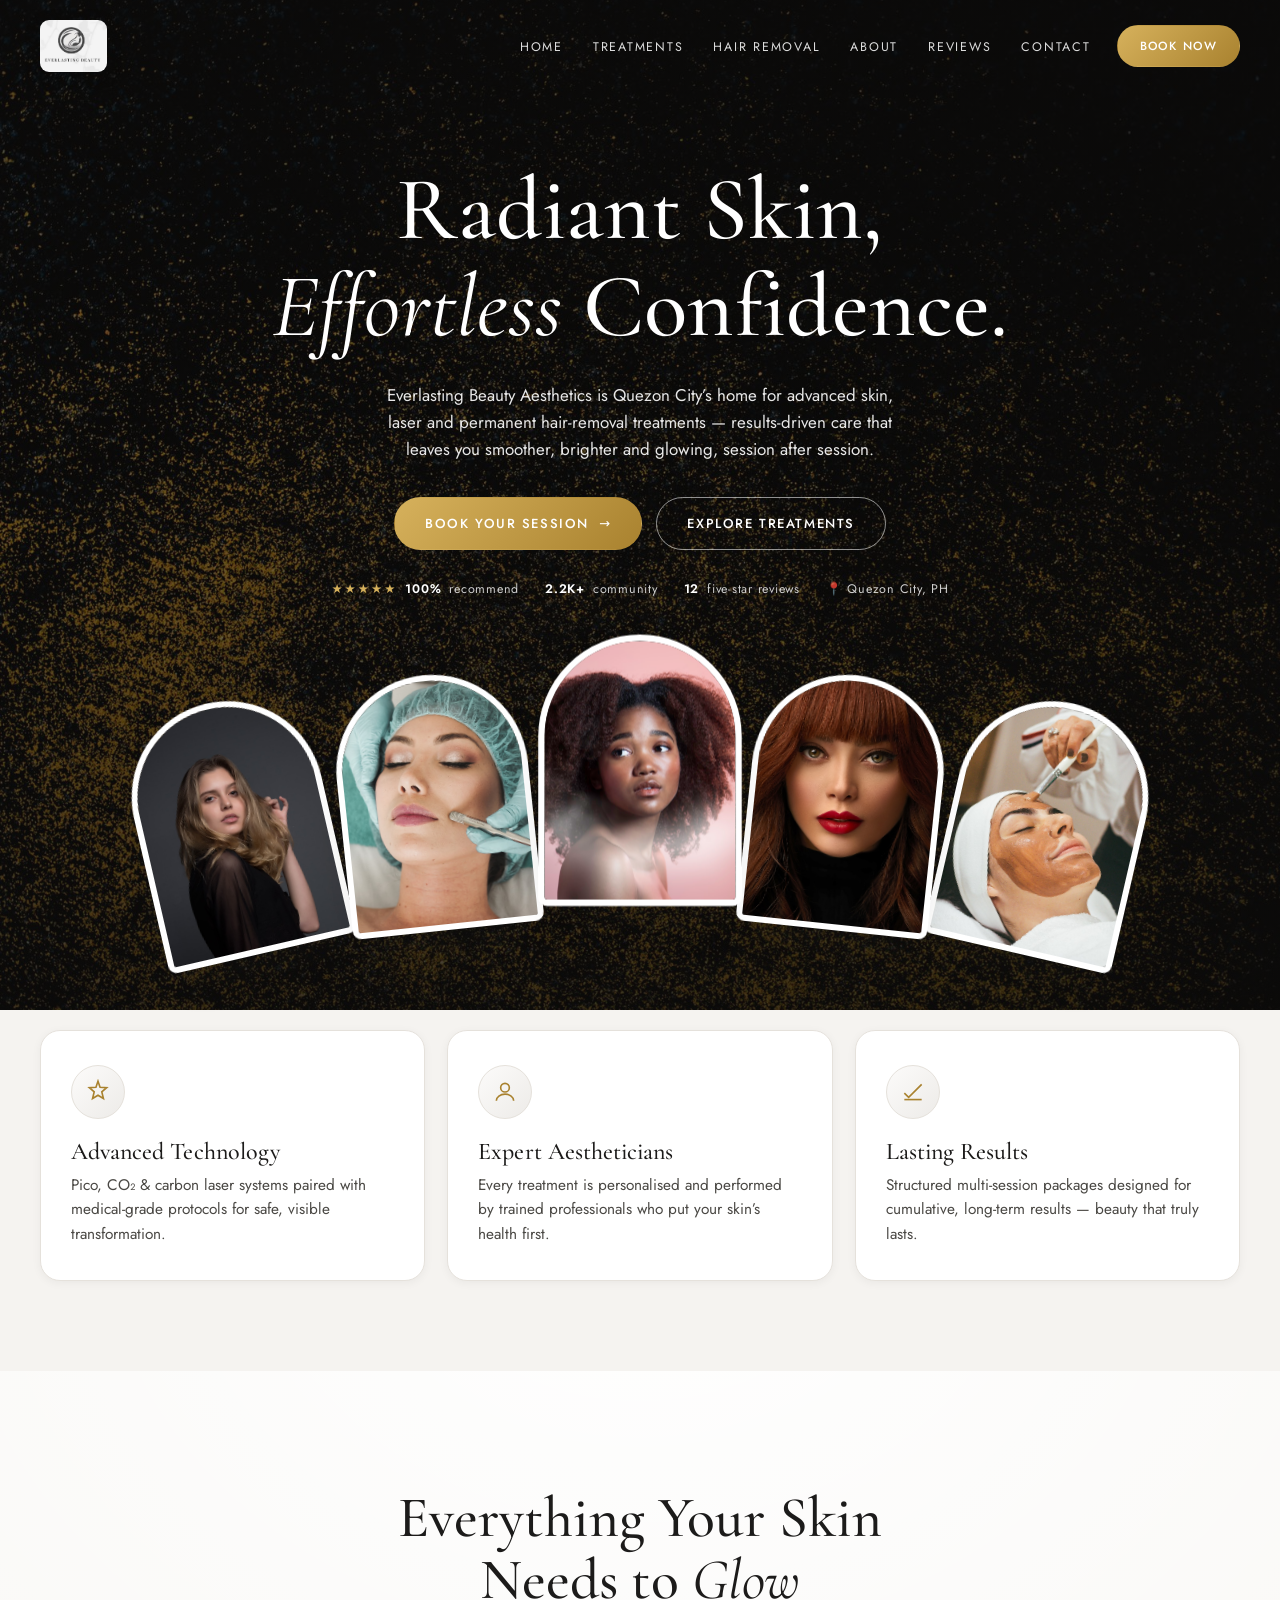
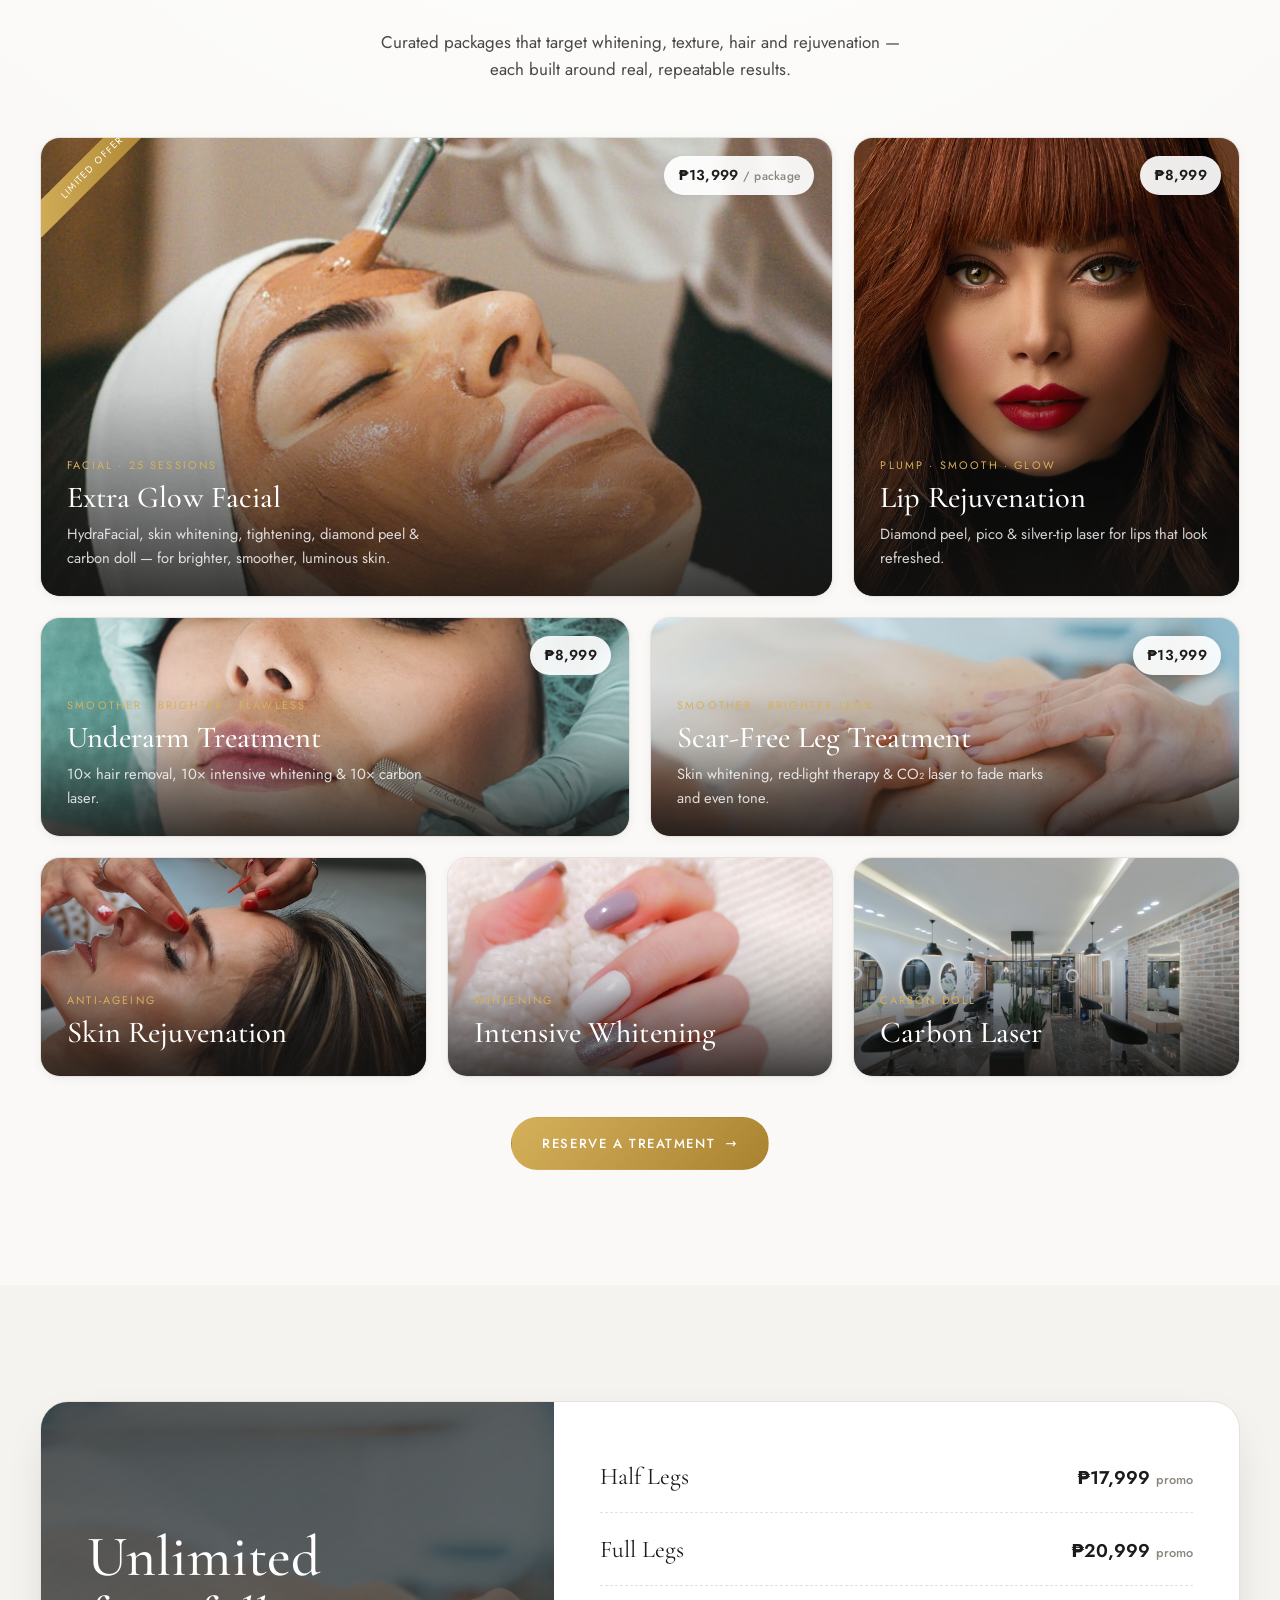
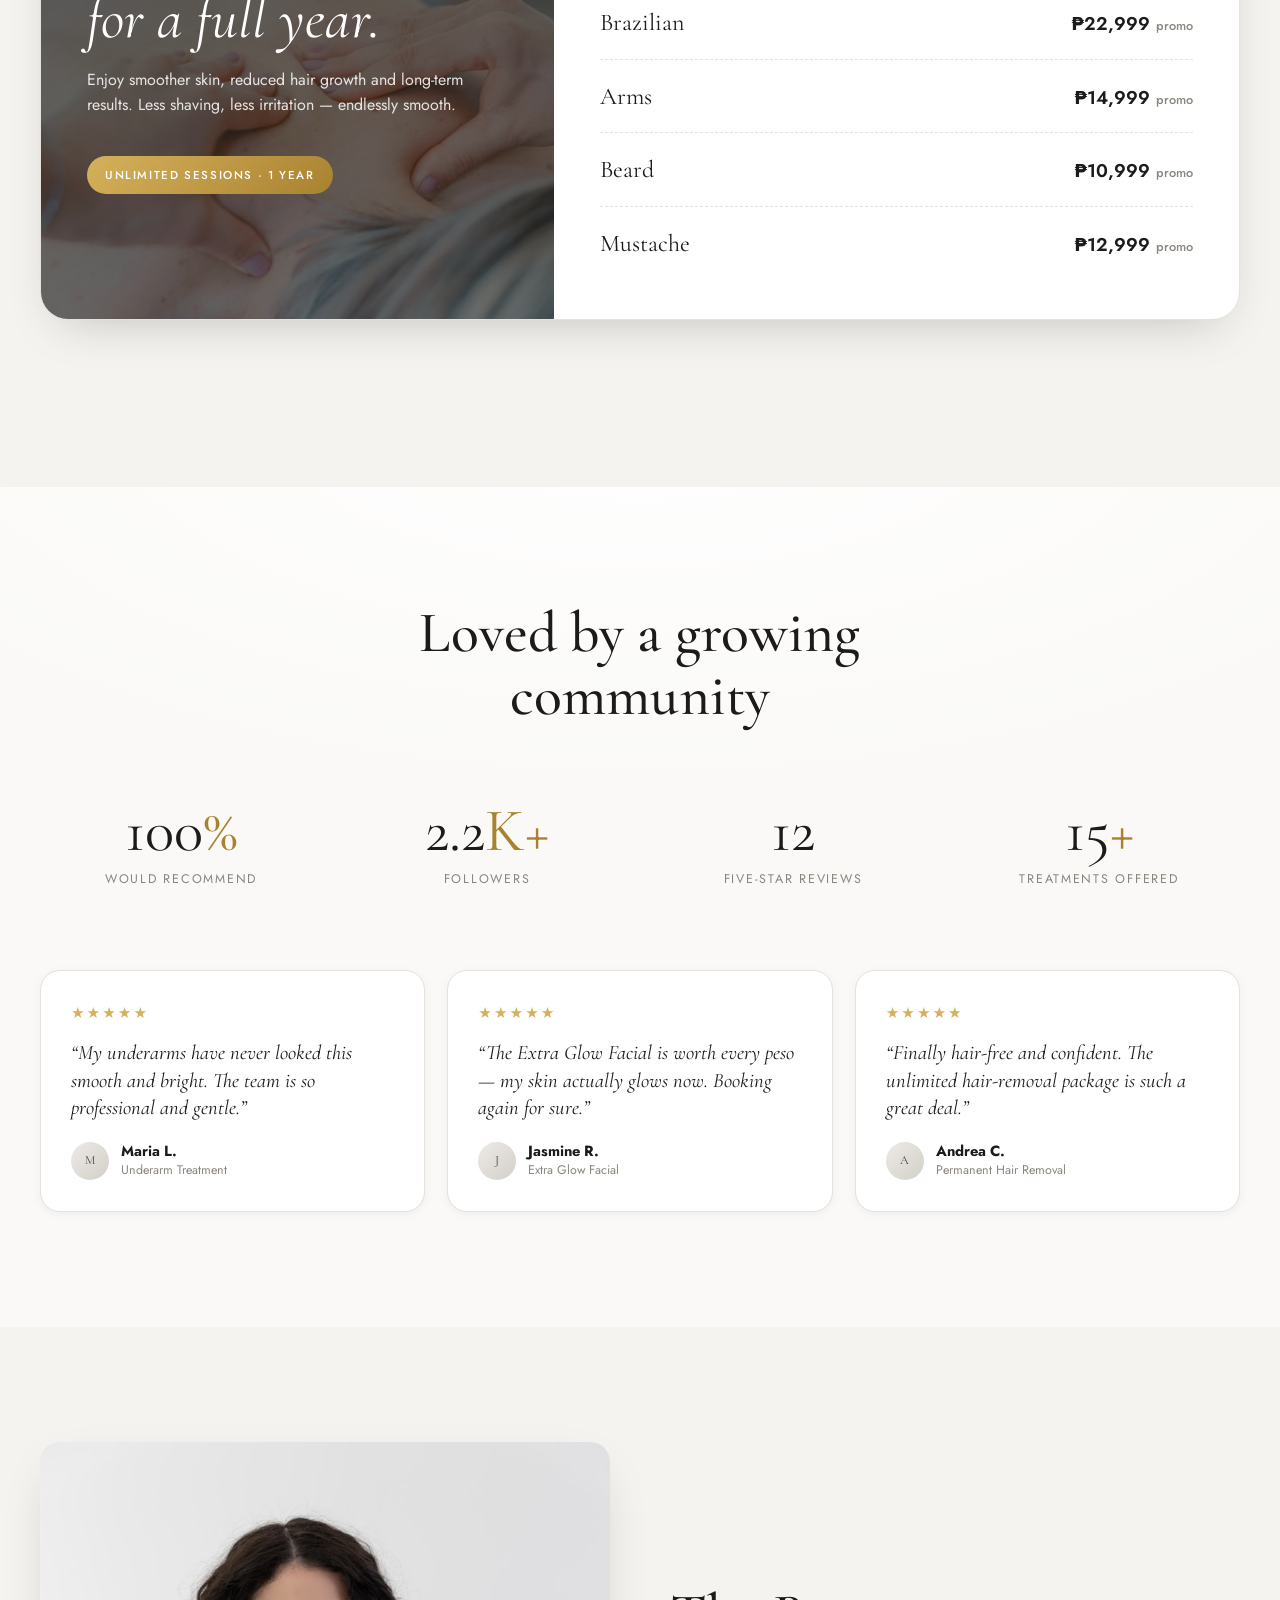
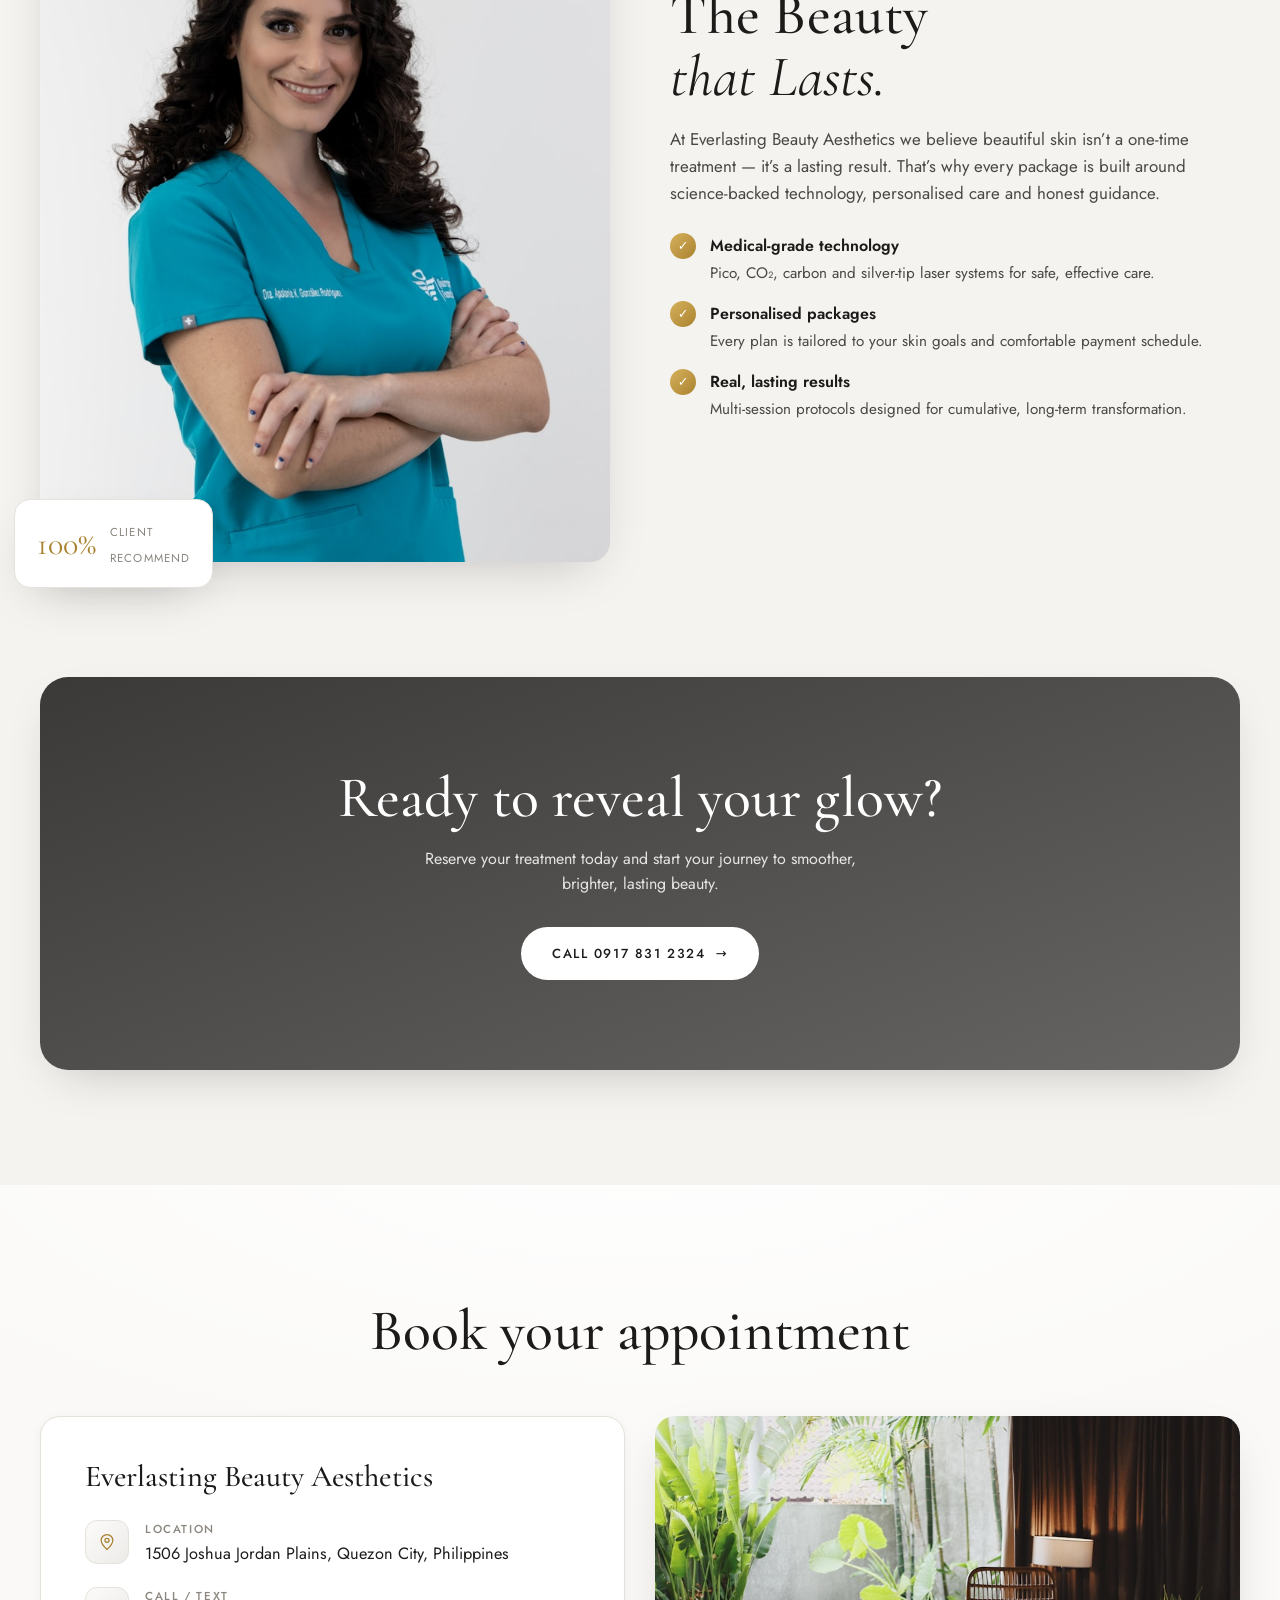
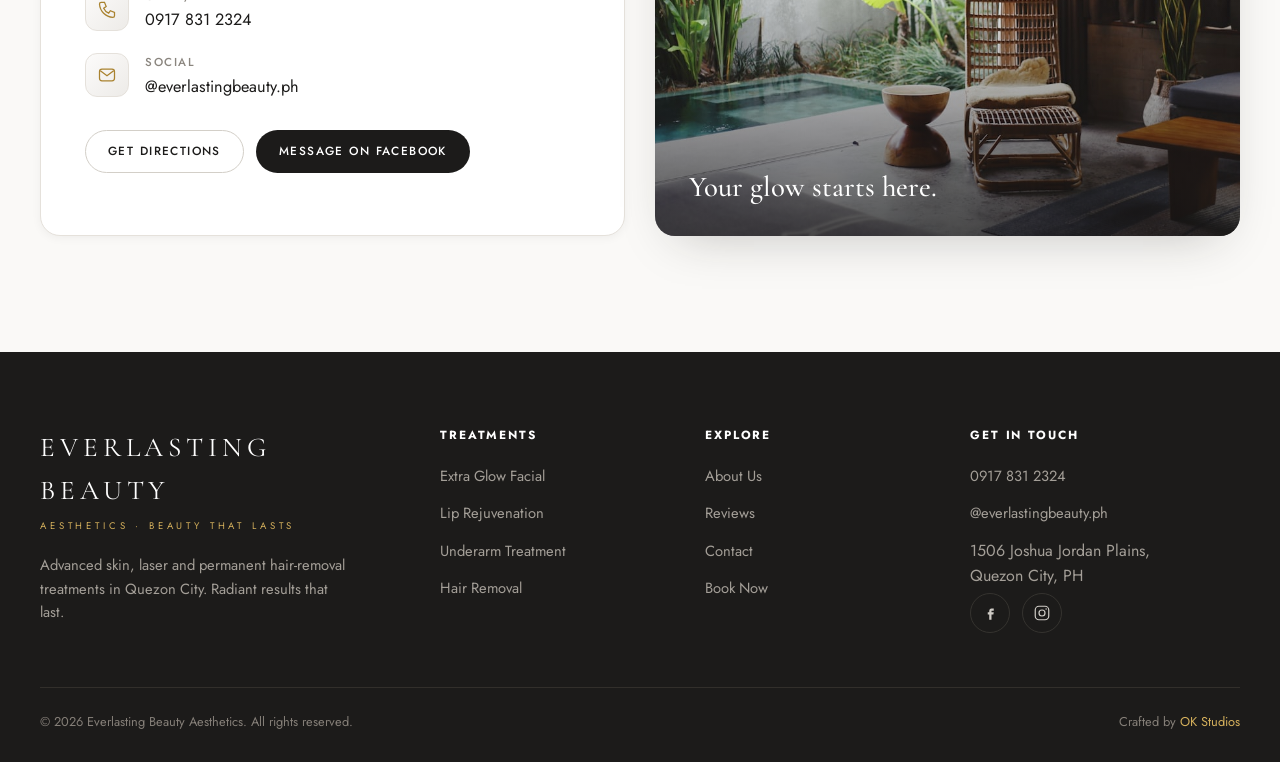
<file: index.html>
<!DOCTYPE html>
<html lang="en">
<head>
<meta charset="UTF-8" />
<meta name="viewport" content="width=device-width, initial-scale=1.0" />
<title>Everlasting Beauty Aesthetics — Beauty That Lasts | Quezon City</title>
<meta name="description" content="Everlasting Beauty Aesthetics in Quezon City — advanced skin, laser & permanent hair removal treatments. Radiant, effortless, lasting results. Book your session today." />
<meta property="og:title" content="Everlasting Beauty Aesthetics — Beauty That Lasts" />
<meta property="og:description" content="Advanced aesthetic treatments in Quezon City. Whitening, laser, facials & permanent hair removal." />
<meta property="og:type" content="website" />
<link rel="icon" href="assets/img/logo.png" />
<link rel="preconnect" href="https://fonts.googleapis.com" />
<link rel="preconnect" href="https://fonts.gstatic.com" crossorigin />
<link href="https://fonts.googleapis.com/css2?family=Cormorant+Garamond:ital,wght@0,400;0,500;0,600;1,400;1,500&family=Jost:wght@300;400;500;600&display=swap" rel="stylesheet" />
<link rel="stylesheet" href="assets/css/styles.css" />
</head>
<body>

<!-- ================= HEADER ================= -->
<header class="site-header" id="header">
  <div class="wrap nav">
    <a class="brand" href="#top" aria-label="Everlasting Beauty Aesthetics">
      <img src="assets/img/logo.png" alt="Everlasting Beauty Aesthetics" />
    </a>
    <div class="nav-right">
      <ul class="nav-links">
        <li><a href="#top">Home</a></li>
        <li><a href="#treatments">Treatments</a></li>
        <li><a href="#pricing">Hair Removal</a></li>
        <li><a href="#about">About</a></li>
        <li><a href="#results">Reviews</a></li>
        <li><a href="#contact">Contact</a></li>
      </ul>
      <a href="booking.html" class="btn sm gold nav-cta">Book Now</a>
      <button class="icon-btn nav-toggle" id="navToggle" aria-label="Open menu">
        <svg viewBox="0 0 24 24" width="22" height="22" fill="none" stroke="currentColor" stroke-width="1.6"><path d="M4 7h16M4 12h16M4 17h16"/></svg>
      </button>
    </div>
  </div>
</header>

<!-- Mobile menu -->
<div class="mobile-menu" id="mobileMenu">
  <div class="mm-top">
    <img src="assets/img/logo.png" alt="" style="height:44px" />
    <button class="icon-btn" id="navClose" aria-label="Close menu">
      <svg viewBox="0 0 24 24" width="22" height="22" fill="none" stroke="currentColor" stroke-width="1.6"><path d="M6 6l12 12M18 6L6 18"/></svg>
    </button>
  </div>
  <ul>
    <li><a href="#top">Home</a></li>
    <li><a href="#treatments">Treatments</a></li>
    <li><a href="#pricing">Hair Removal</a></li>
    <li><a href="#results">Reviews</a></li>
    <li><a href="#about">About</a></li>
    <li><a href="#contact">Contact</a></li>
  </ul>
  <a href="booking.html" class="btn gold" style="justify-content:center">Book an Appointment</a>
</div>

<span id="top"></span>

<!-- ================= HERO ================= -->
<section class="hero">
  <div class="wrap">
    <h1 class="reveal d1">Radiant Skin,<br /><span class="serif-italic">Effortless</span> Confidence.</h1>
    <p class="lead reveal d2">
      Everlasting Beauty Aesthetics is Quezon City’s home for advanced skin, laser
      and permanent hair-removal treatments — results-driven care that leaves you
      smoother, brighter and glowing, session after session.
    </p>
    <div class="hero-cta reveal d3">
      <a href="booking.html" class="btn gold">Book Your Session <span class="arrow">→</span></a>
      <a href="#treatments" class="btn ghost">Explore Treatments</a>
    </div>
    <div class="hero-trust reveal d4">
      <span><span class="stars">★★★★★</span> <b>100%</b> recommend</span>
      <span><b>2.2K+</b> community</span>
      <span><b>12</b> five-star reviews</span>
      <span>📍 Quezon City, PH</span>
    </div>

    <div class="fan reveal d2" aria-hidden="true">
      <figure><img src="assets/img/hair.jpg" alt="Editorial beauty portrait" /></figure>
      <figure><img src="assets/img/facial-clinical.jpg" alt="Facial treatment in progress" /></figure>
      <figure><img src="assets/img/radiant.jpg" alt="Radiant glowing skin" /></figure>
      <figure><img src="assets/img/lips.jpg" alt="Lip rejuvenation result" /></figure>
      <figure><img src="assets/img/facial-glow.jpg" alt="Glow facial treatment" /></figure>
    </div>
  </div>
</section>

<!-- ================= FEATURES ================= -->
<section class="features">
  <div class="wrap">
    <div class="feature-grid">
      <div class="feature-card reveal">
        <div class="feature-ic">
          <svg viewBox="0 0 24 24" fill="none" stroke="currentColor" stroke-width="1.5"><path d="M12 2l1.9 5.6L20 8l-4.5 3.8L17 18l-5-3-5 3 1.5-6.2L4 8l6.1-.4z"/></svg>
        </div>
        <h3>Advanced Technology</h3>
        <p>Pico, CO₂ &amp; carbon laser systems paired with medical-grade protocols for safe, visible transformation.</p>
      </div>
      <div class="feature-card reveal d1">
        <div class="feature-ic">
          <svg viewBox="0 0 24 24" fill="none" stroke="currentColor" stroke-width="1.5"><path d="M12 12a4 4 0 100-8 4 4 0 000 8z"/><path d="M4 20c0-3.3 3.6-6 8-6s8 2.7 8 6"/></svg>
        </div>
        <h3>Expert Aestheticians</h3>
        <p>Every treatment is personalised and performed by trained professionals who put your skin’s health first.</p>
      </div>
      <div class="feature-card reveal d2">
        <div class="feature-ic">
          <svg viewBox="0 0 24 24" fill="none" stroke="currentColor" stroke-width="1.5"><path d="M4 13l4 4L20 5"/><path d="M4 19h16"/></svg>
        </div>
        <h3>Lasting Results</h3>
        <p>Structured multi-session packages designed for cumulative, long-term results — beauty that truly lasts.</p>
      </div>
    </div>
  </div>
</section>

<!-- ================= TREATMENTS ================= -->
<section class="pad tint" id="treatments">
  <div class="wrap">
    <div class="section-head">
      <h2 class="display reveal d1">Everything Your Skin<br />Needs to <span class="serif-italic">Glow</span></h2>
      <p class="lead reveal d2">Curated packages that target whitening, texture, hair and rejuvenation — each built around real, repeatable results.</p>
    </div>

    <div class="treat-grid">
      <!-- Wide feature -->
      <article class="tcard wide reveal">
        <span class="ribbon">Limited Offer</span>
        <img src="assets/img/facial-glow.jpg" alt="Extra Glow Facial" />
        <div class="price">₱13,999 <small>/ package</small></div>
        <div class="tcard-body">
          <p class="kicker">Facial · 25 Sessions</p>
          <h3>Extra Glow Facial</h3>
          <p>HydraFacial, skin whitening, tightening, diamond peel &amp; carbon doll — for brighter, smoother, luminous skin.</p>
        </div>
      </article>

      <!-- Tall -->
      <article class="tcard tall reveal d1">
        <img src="assets/img/lips.jpg" alt="Lip Rejuvenation" />
        <div class="price">₱8,999</div>
        <div class="tcard-body">
          <p class="kicker">Plump · Smooth · Glow</p>
          <h3>Lip Rejuvenation</h3>
          <p>Diamond peel, pico &amp; silver-tip laser for lips that look refreshed.</p>
        </div>
      </article>

      <!-- Reg -->
      <article class="tcard reg reveal">
        <img src="assets/img/facial-clinical.jpg" alt="Underarm Treatment" />
        <div class="price">₱8,999</div>
        <div class="tcard-body">
          <p class="kicker">Smoother · Brighter · Flawless</p>
          <h3>Underarm Treatment</h3>
          <p>10× hair removal, 10× intensive whitening &amp; 10× carbon laser.</p>
        </div>
      </article>

      <!-- Reg -->
      <article class="tcard reg reveal d1">
        <img src="assets/img/smoothskin.jpg" alt="Scar-Free Leg Treatment" />
        <div class="price">₱13,999</div>
        <div class="tcard-body">
          <p class="kicker">Smoother · Brighter Legs</p>
          <h3>Scar-Free Leg Treatment</h3>
          <p>Skin whitening, red-light therapy &amp; CO₂ laser to fade marks and even tone.</p>
        </div>
      </article>

      <!-- Sq -->
      <article class="tcard sq reveal">
        <img src="assets/img/inject.jpg" alt="Skin Rejuvenation" />
        <div class="tcard-body">
          <p class="kicker">Anti-Ageing</p>
          <h3>Skin Rejuvenation</h3>
        </div>
      </article>

      <!-- Sq -->
      <article class="tcard sq reveal d1">
        <img src="assets/img/nails.jpg" alt="Whitening & Glow" />
        <div class="tcard-body">
          <p class="kicker">Whitening</p>
          <h3>Intensive Whitening</h3>
        </div>
      </article>

      <!-- Sq -->
      <article class="tcard sq reveal d2">
        <img src="assets/img/interior.jpg" alt="Carbon Laser" />
        <div class="tcard-body">
          <p class="kicker">Carbon Doll</p>
          <h3>Carbon Laser</h3>
        </div>
      </article>
    </div>

    <div style="text-align:center; margin-top:40px;" class="reveal">
      <a href="booking.html" class="btn gold">Reserve a Treatment <span class="arrow">→</span></a>
    </div>
  </div>
</section>

<!-- ================= HAIR REMOVAL PRICING ================= -->
<section class="pad" id="pricing">
  <div class="wrap">
    <div class="pricing-panel reveal">
      <div class="pricing-aside">
        <h2 class="display">Unlimited<br /><span class="serif-italic">for a full year.</span></h2>
        <p>Enjoy smoother skin, reduced hair growth and long-term results. Less shaving, less irritation — endlessly smooth.</p>
        <span class="badge-unlimited">Unlimited sessions · 1 year</span>
      </div>
      <div class="pricing-list">
        <div class="price-row">
          <span class="pname">Half Legs</span>
          <span class="amt">₱17,999 <small>promo</small></span>
        </div>
        <div class="price-row">
          <span class="pname">Full Legs</span>
          <span class="amt">₱20,999 <small>promo</small></span>
        </div>
        <div class="price-row">
          <span class="pname">Brazilian</span>
          <span class="amt">₱22,999 <small>promo</small></span>
        </div>
        <div class="price-row">
          <span class="pname">Arms</span>
          <span class="amt">₱14,999 <small>promo</small></span>
        </div>
        <div class="price-row">
          <span class="pname">Beard</span>
          <span class="amt">₱10,999 <small>promo</small></span>
        </div>
        <div class="price-row">
          <span class="pname">Mustache</span>
          <span class="amt">₱12,999 <small>promo</small></span>
        </div>
      </div>
    </div>
    <p style="text-align:center; color:var(--muted); font-size:.82rem; margin-top:18px;" class="reveal">
      Flexible reservation &amp; per-visit payment plans available. Ask us for the full schedule.
    </p>
  </div>
</section>

<!-- ================= RESULTS ================= -->
<section class="pad tint results" id="results">
  <div class="wrap">
    <div class="section-head">
      <h2 class="display reveal d1">Loved by a growing<br />community</h2>
    </div>

    <div class="stat-grid">
      <div class="stat reveal"><div class="num">100<span class="u">%</span></div><div class="lbl">Would Recommend</div></div>
      <div class="stat reveal d1"><div class="num">2.2<span class="u">K+</span></div><div class="lbl">Followers</div></div>
      <div class="stat reveal d2"><div class="num">12</div><div class="lbl">Five-Star Reviews</div></div>
      <div class="stat reveal d3"><div class="num">15<span class="u">+</span></div><div class="lbl">Treatments Offered</div></div>
    </div>

    <div class="testi-grid">
      <div class="testi reveal">
        <span class="stars">★★★★★</span>
        <blockquote>“My underarms have never looked this smooth and bright. The team is so professional and gentle.”</blockquote>
        <div class="who"><span class="dot">M</span><div><b>Maria L.</b><span>Underarm Treatment</span></div></div>
      </div>
      <div class="testi reveal d1">
        <span class="stars">★★★★★</span>
        <blockquote>“The Extra Glow Facial is worth every peso — my skin actually glows now. Booking again for sure.”</blockquote>
        <div class="who"><span class="dot">J</span><div><b>Jasmine R.</b><span>Extra Glow Facial</span></div></div>
      </div>
      <div class="testi reveal d2">
        <span class="stars">★★★★★</span>
        <blockquote>“Finally hair-free and confident. The unlimited hair-removal package is such a great deal.”</blockquote>
        <div class="who"><span class="dot">A</span><div><b>Andrea C.</b><span>Permanent Hair Removal</span></div></div>
      </div>
    </div>
  </div>
</section>

<!-- ================= ABOUT ================= -->
<section class="pad" id="about">
  <div class="wrap about-grid">
    <div class="about-media reveal">
      <img src="assets/img/team.jpg" alt="Everlasting Beauty aesthetician" />
      <div class="float">
        <div class="rec">100%</div>
        <div><small>Client<br/>Recommend</small></div>
      </div>
    </div>
    <div class="reveal d1">
      <h2 class="display">The Beauty<br /><span class="serif-italic">that Lasts.</span></h2>
      <p class="lead" style="margin-top:18px;">
        At Everlasting Beauty Aesthetics we believe beautiful skin isn’t a one-time
        treatment — it’s a lasting result. That’s why every package is built around
        science-backed technology, personalised care and honest guidance.
      </p>
      <ul class="values">
        <li><span class="tick">✓</span><div><b>Medical-grade technology</b><p>Pico, CO₂, carbon and silver-tip laser systems for safe, effective care.</p></div></li>
        <li><span class="tick">✓</span><div><b>Personalised packages</b><p>Every plan is tailored to your skin goals and comfortable payment schedule.</p></div></li>
        <li><span class="tick">✓</span><div><b>Real, lasting results</b><p>Multi-session protocols designed for cumulative, long-term transformation.</p></div></li>
      </ul>
    </div>
  </div>
</section>

<!-- ================= CTA BANNER ================= -->
<section class="pad-b">
  <div class="wrap">
    <div class="cta-banner reveal">
      <h2 class="display">Ready to reveal your glow?</h2>
      <p>Reserve your treatment today and start your journey to smoother, brighter, lasting beauty.</p>
      <a href="tel:+639178312324" class="btn light">Call 0917 831 2324 <span class="arrow">→</span></a>
    </div>
  </div>
</section>

<!-- ================= CONTACT ================= -->
<section class="pad tint" id="contact">
  <div class="wrap">
    <div class="section-head">
      <h2 class="display reveal d1">Book your appointment</h2>
    </div>
    <div class="contact-grid">
      <div class="contact-card reveal">
        <h3 style="font-size:1.9rem;">Everlasting Beauty Aesthetics</h3>
        <ul class="contact-list">
          <li>
            <span class="ic"><svg viewBox="0 0 24 24" fill="none" stroke="currentColor" stroke-width="1.5"><path d="M12 21s-7-6.3-7-11a7 7 0 1114 0c0 4.7-7 11-7 11z"/><circle cx="12" cy="10" r="2.5"/></svg></span>
            <div><b>Location</b><span>1506 Joshua Jordan Plains, Quezon City, Philippines</span></div>
          </li>
          <li>
            <span class="ic"><svg viewBox="0 0 24 24" fill="none" stroke="currentColor" stroke-width="1.5"><path d="M5 4h4l2 5-3 2a12 12 0 006 6l2-3 5 2v4a2 2 0 01-2 2A17 17 0 013 6a2 2 0 012-2z"/></svg></span>
            <div><b>Call / Text</b><a href="tel:+639178312324">0917 831 2324</a></div>
          </li>
          <li>
            <span class="ic"><svg viewBox="0 0 24 24" fill="none" stroke="currentColor" stroke-width="1.5"><rect x="3" y="5" width="18" height="14" rx="3"/><path d="M4 7l8 6 8-6"/></svg></span>
            <div><b>Social</b><a href="https://www.instagram.com/everlastingbeauty.ph" target="_blank" rel="noopener">@everlastingbeauty.ph</a></div>
          </li>
        </ul>
        <div class="contact-actions">
          <a href="https://www.google.com/maps/search/?api=1&query=1506+Joshua+Jordan+Plains+Quezon+City" target="_blank" rel="noopener" class="btn ghost sm">Get Directions</a>
          <a href="https://www.facebook.com/profile.php?id=61553950053744" target="_blank" rel="noopener" class="btn sm">Message on Facebook</a>
        </div>
      </div>
      <div class="contact-media reveal d1">
        <div class="overlay">
          <div>
            <h3>Your glow starts here.</h3>
          </div>
        </div>
      </div>
    </div>
  </div>
</section>

<!-- ================= FOOTER ================= -->
<footer class="site-footer">
  <div class="wrap footer-grid">
    <div class="footer-brand">
      <div class="wordmark">Everlasting Beauty<small>Aesthetics · Beauty That Lasts</small></div>
      <p>Advanced skin, laser and permanent hair-removal treatments in Quezon City. Radiant results that last.</p>
    </div>
    <div class="footer-col">
      <h4>Treatments</h4>
      <ul>
        <li><a href="#treatments">Extra Glow Facial</a></li>
        <li><a href="#treatments">Lip Rejuvenation</a></li>
        <li><a href="#treatments">Underarm Treatment</a></li>
        <li><a href="#pricing">Hair Removal</a></li>
      </ul>
    </div>
    <div class="footer-col">
      <h4>Explore</h4>
      <ul>
        <li><a href="#about">About Us</a></li>
        <li><a href="#results">Reviews</a></li>
        <li><a href="#contact">Contact</a></li>
        <li><a href="booking.html">Book Now</a></li>
      </ul>
    </div>
    <div class="footer-col">
      <h4>Get in touch</h4>
      <ul>
        <li><a href="tel:+639178312324">0917 831 2324</a></li>
        <li><a href="https://www.instagram.com/everlastingbeauty.ph" target="_blank" rel="noopener">@everlastingbeauty.ph</a></li>
        <li><span style="color:#a49f98;">1506 Joshua Jordan Plains,<br/>Quezon City, PH</span></li>
      </ul>
      <div class="socials">
        <a href="https://www.facebook.com/profile.php?id=61553950053744" target="_blank" rel="noopener" aria-label="Facebook"><svg viewBox="0 0 24 24" fill="currentColor"><path d="M14 9h3V6h-3c-2 0-3 1.3-3 3.2V11H9v3h2v7h3v-7h2.5l.5-3H14V9.3c0-.2.2-.3.5-.3z"/></svg></a>
        <a href="https://www.instagram.com/everlastingbeauty.ph" target="_blank" rel="noopener" aria-label="Instagram"><svg viewBox="0 0 24 24" fill="none" stroke="currentColor" stroke-width="1.6"><rect x="3" y="3" width="18" height="18" rx="5"/><circle cx="12" cy="12" r="4"/><circle cx="17.5" cy="6.5" r="1" fill="currentColor" stroke="none"/></svg></a>
      </div>
    </div>
  </div>
  <div class="wrap footer-bottom">
    <span>© 2026 Everlasting Beauty Aesthetics. All rights reserved.</span>
    <span>Crafted by <a href="https://okstudios.dev" target="_blank" rel="noopener">OK Studios</a></span>
  </div>
</footer>

<script src="assets/js/main.js"></script>
</body>
</html>
</file>
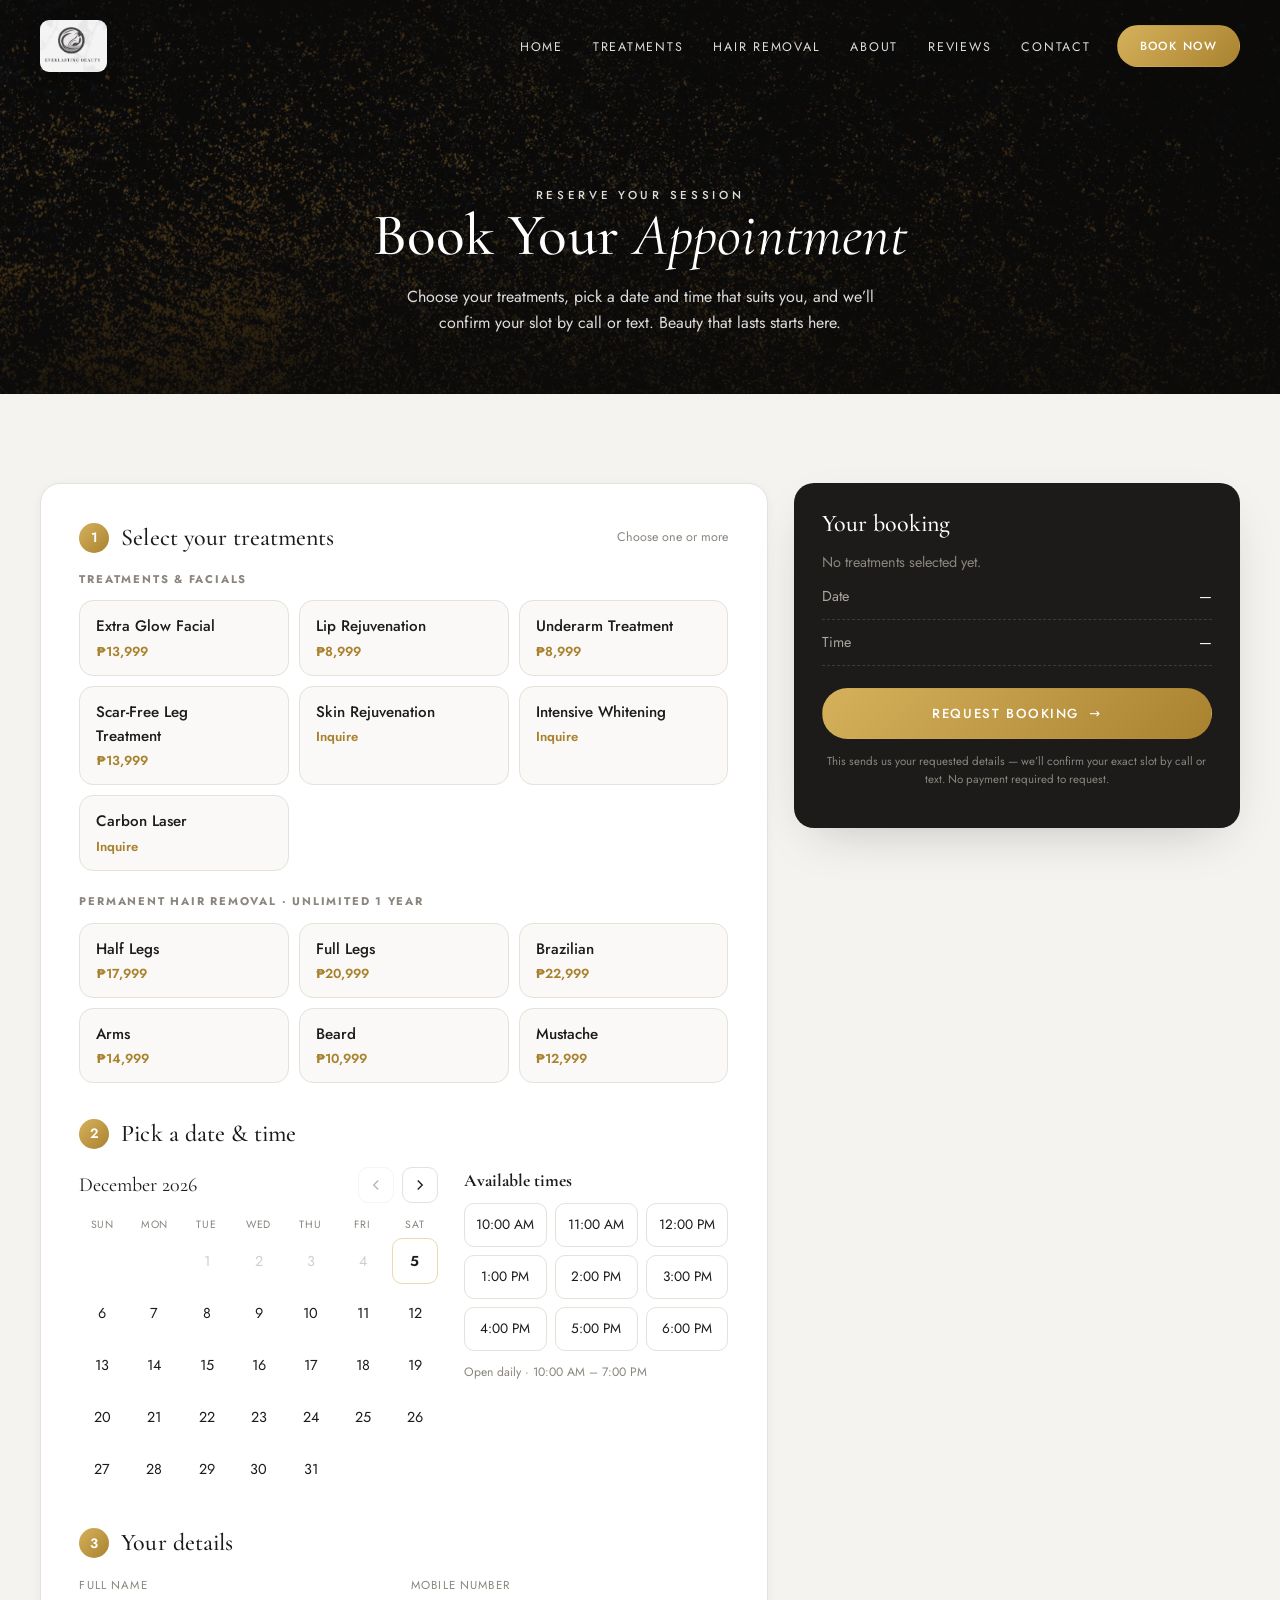
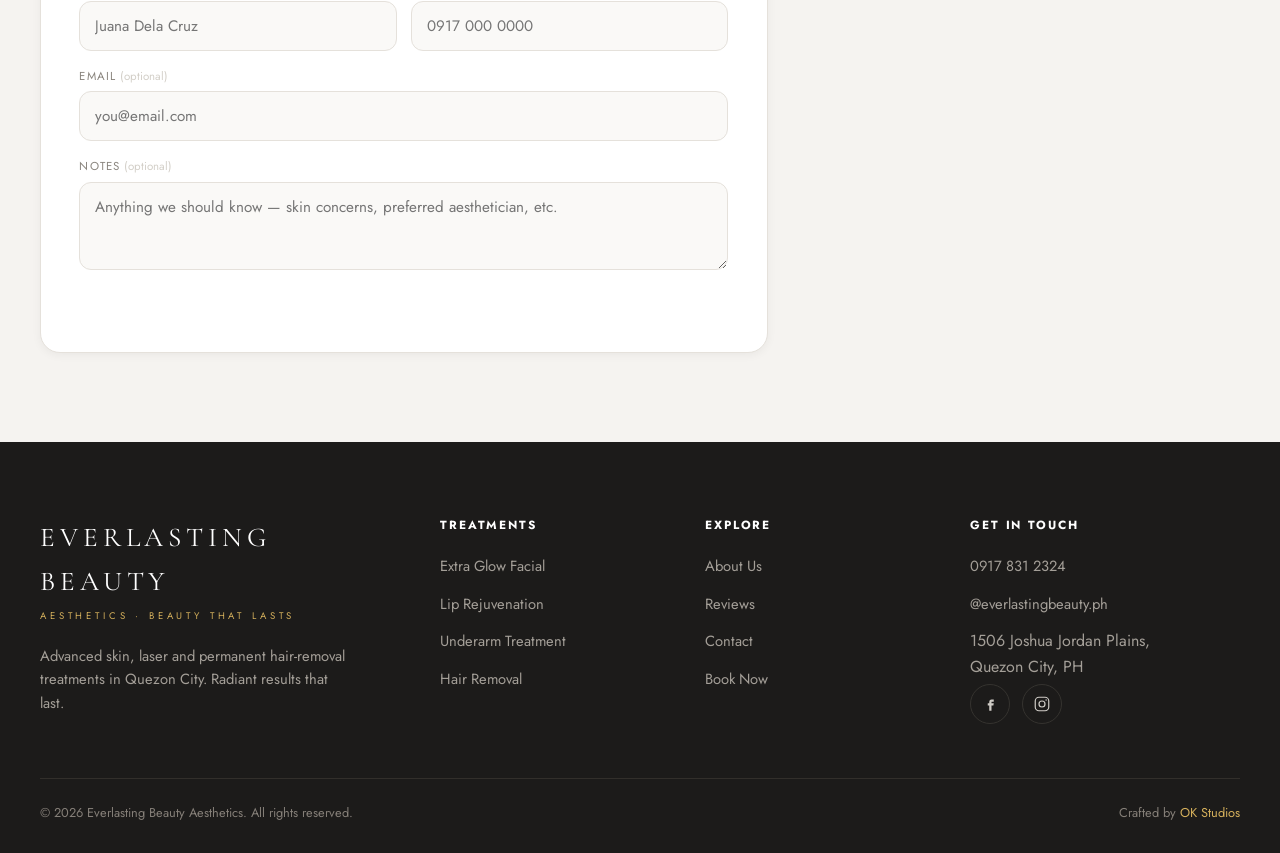
<file: booking.html>
<!DOCTYPE html>
<html lang="en">
<head>
<meta charset="UTF-8" />
<meta name="viewport" content="width=device-width, initial-scale=1.0" />
<title>Book an Appointment — Everlasting Beauty Aesthetics | Quezon City</title>
<meta name="description" content="Book your appointment at Everlasting Beauty Aesthetics — choose your treatments, pick a date and time, and we'll confirm your slot." />
<meta name="robots" content="index,follow" />
<link rel="icon" href="assets/img/logo.png" />
<link rel="preconnect" href="https://fonts.googleapis.com" />
<link rel="preconnect" href="https://fonts.gstatic.com" crossorigin />
<link href="https://fonts.googleapis.com/css2?family=Cormorant+Garamond:ital,wght@0,400;0,500;0,600;1,400;1,500&family=Jost:wght@300;400;500;600&display=swap" rel="stylesheet" />
<link rel="stylesheet" href="assets/css/styles.css" />
</head>
<body>

<!-- ================= HEADER ================= -->
<header class="site-header" id="header">
  <div class="wrap nav">
    <a class="brand" href="index.html" aria-label="Everlasting Beauty Aesthetics">
      <img src="assets/img/logo.png" alt="Everlasting Beauty Aesthetics" />
    </a>
    <div class="nav-right">
      <ul class="nav-links">
        <li><a href="index.html">Home</a></li>
        <li><a href="index.html#treatments">Treatments</a></li>
        <li><a href="index.html#pricing">Hair Removal</a></li>
        <li><a href="index.html#about">About</a></li>
        <li><a href="index.html#results">Reviews</a></li>
        <li><a href="index.html#contact">Contact</a></li>
      </ul>
      <a href="#book" class="btn sm gold nav-cta">Book Now</a>
      <button class="icon-btn nav-toggle" id="navToggle" aria-label="Open menu">
        <svg viewBox="0 0 24 24" width="22" height="22" fill="none" stroke="currentColor" stroke-width="1.6"><path d="M4 7h16M4 12h16M4 17h16"/></svg>
      </button>
    </div>
  </div>
</header>

<!-- Mobile menu -->
<div class="mobile-menu" id="mobileMenu">
  <div class="mm-top">
    <img src="assets/img/logo.png" alt="" style="height:44px" />
    <button class="icon-btn" id="navClose" aria-label="Close menu">
      <svg viewBox="0 0 24 24" width="22" height="22" fill="none" stroke="currentColor" stroke-width="1.6"><path d="M6 6l12 12M18 6L6 18"/></svg>
    </button>
  </div>
  <ul>
    <li><a href="index.html">Home</a></li>
    <li><a href="index.html#treatments">Treatments</a></li>
    <li><a href="index.html#pricing">Hair Removal</a></li>
    <li><a href="index.html#results">Reviews</a></li>
    <li><a href="index.html#about">About</a></li>
    <li><a href="index.html#contact">Contact</a></li>
  </ul>
  <a href="#book" class="btn gold" style="justify-content:center">Book Now · 0917 831 2324</a>
</div>

<span id="top"></span>

<!-- ================= BOOKING BANNER ================= -->
<section class="book-hero">
  <div class="wrap">
    <p class="book-eyebrow">Reserve your session</p>
    <h1>Book Your <span class="serif-italic">Appointment</span></h1>
    <p>Choose your treatments, pick a date and time that suits you, and we’ll confirm your slot by call or text. Beauty that lasts starts here.</p>
  </div>
</section>

<!-- ================= BOOKING FORM ================= -->
<section class="booking" id="book">
  <div class="wrap">
    <div class="booking-grid">
      <!-- FORM -->
      <div class="book-card" id="bookForm">

        <!-- Step 1: Treatments -->
        <div class="book-step">
          <div class="step-label">
            <span class="step-num">1</span>
            <h3>Select your treatments</h3>
            <span class="hint">Choose one or more</span>
          </div>
          <div id="treatGroups"></div>
        </div>

        <!-- Step 2: Date & time -->
        <div class="book-step">
          <div class="step-label">
            <span class="step-num">2</span>
            <h3>Pick a date &amp; time</h3>
          </div>
          <div class="datetime-grid">
            <div class="cal" id="calendar">
              <div class="cal-head">
                <span class="cal-title" id="calTitle">—</span>
                <span class="cal-nav">
                  <button type="button" id="calPrev" aria-label="Previous month">
                    <svg viewBox="0 0 24 24" width="18" height="18" fill="none" stroke="currentColor" stroke-width="1.8"><path d="M15 6l-6 6 6 6"/></svg>
                  </button>
                  <button type="button" id="calNext" aria-label="Next month">
                    <svg viewBox="0 0 24 24" width="18" height="18" fill="none" stroke="currentColor" stroke-width="1.8"><path d="M9 6l6 6-6 6"/></svg>
                  </button>
                </span>
              </div>
              <div class="cal-grid" id="calDow"></div>
              <div class="cal-grid" id="calDays"></div>
            </div>
            <div class="timewrap">
              <h4 class="time-title">Available times</h4>
              <div class="time-grid" id="timeGrid"></div>
              <p class="time-note">Open daily · 10:00 AM – 7:00 PM</p>
            </div>
          </div>
        </div>

        <!-- Step 3: Details -->
        <div class="book-step">
          <div class="step-label">
            <span class="step-num">3</span>
            <h3>Your details</h3>
          </div>
          <div class="field two">
            <div>
              <label for="fName">Full name</label>
              <input type="text" id="fName" autocomplete="name" placeholder="Juana Dela Cruz" />
            </div>
            <div>
              <label for="fPhone">Mobile number</label>
              <input type="tel" id="fPhone" autocomplete="tel" placeholder="0917 000 0000" />
            </div>
          </div>
          <div class="field">
            <label for="fEmail">Email <span style="text-transform:none;letter-spacing:0;color:var(--silver-2)">(optional)</span></label>
            <input type="email" id="fEmail" autocomplete="email" placeholder="you@email.com" />
          </div>
          <div class="field">
            <label for="fNotes">Notes <span style="text-transform:none;letter-spacing:0;color:var(--silver-2)">(optional)</span></label>
            <textarea id="fNotes" placeholder="Anything we should know — skin concerns, preferred aesthetician, etc."></textarea>
          </div>
        </div>

        <p class="form-error" id="formError"></p>
      </div>

      <!-- SUMMARY / CONFIRM -->
      <aside class="book-summary">
        <div class="summary-card" id="summaryCard">
          <h3>Your booking</h3>
          <div class="sum-list" id="sumTreatments"><p class="sum-empty">No treatments selected yet.</p></div>
          <div class="sum-row"><span class="k">Date</span><span class="v" id="sumDate">—</span></div>
          <div class="sum-row"><span class="k">Time</span><span class="v" id="sumTime">—</span></div>
          <button type="button" class="btn gold book-submit" id="submitBtn">Request Booking <span class="arrow">→</span></button>
          <p class="book-fineprint">This sends us your requested details — we’ll confirm your exact slot by call or text. No payment required to request.</p>
        </div>

        <div class="summary-card book-confirm" id="confirmCard">
          <div class="confirm-ic">
            <svg viewBox="0 0 24 24" width="30" height="30" fill="none" stroke="currentColor" stroke-width="2"><path d="M4 13l4 4L20 6"/></svg>
          </div>
          <div class="confirm-card">
            <h3>Almost done!</h3>
            <p style="color:#c9c5be;font-size:.92rem;margin:0 auto;max-width:34ch">Send your request through any option below and we’ll lock in your slot.</p>
            <div class="msg-box" id="msgBox"></div>
            <div class="confirm-actions">
              <a class="btn gold sm" id="smsBtn" href="#">Send via SMS</a>
              <a class="btn sm" id="fbBtn" href="https://www.facebook.com/profile.php?id=61553950053744" target="_blank" rel="noopener">Messenger</a>
              <a class="btn ghost sm" id="callBtn" href="tel:+639178312324" style="color:#fff;border-color:rgba(255,255,255,.4)">Call</a>
              <button type="button" class="btn ghost sm" id="copyBtn" style="color:#fff;border-color:rgba(255,255,255,.4)">Copy details</button>
            </div>
            <button type="button" class="linklike" id="editBtn">← Edit my booking</button>
          </div>
        </div>
      </aside>

    </div>
  </div>
</section>

<!-- ================= FOOTER ================= -->
<footer class="site-footer">
  <div class="wrap footer-grid">
    <div class="footer-brand">
      <div class="wordmark">Everlasting Beauty<small>Aesthetics · Beauty That Lasts</small></div>
      <p>Advanced skin, laser and permanent hair-removal treatments in Quezon City. Radiant results that last.</p>
    </div>
    <div class="footer-col">
      <h4>Treatments</h4>
      <ul>
        <li><a href="index.html#treatments">Extra Glow Facial</a></li>
        <li><a href="index.html#treatments">Lip Rejuvenation</a></li>
        <li><a href="index.html#treatments">Underarm Treatment</a></li>
        <li><a href="index.html#pricing">Hair Removal</a></li>
      </ul>
    </div>
    <div class="footer-col">
      <h4>Explore</h4>
      <ul>
        <li><a href="index.html#about">About Us</a></li>
        <li><a href="index.html#results">Reviews</a></li>
        <li><a href="index.html#contact">Contact</a></li>
        <li><a href="booking.html">Book Now</a></li>
      </ul>
    </div>
    <div class="footer-col">
      <h4>Get in touch</h4>
      <ul>
        <li><a href="tel:+639178312324">0917 831 2324</a></li>
        <li><a href="https://www.instagram.com/everlastingbeauty.ph" target="_blank" rel="noopener">@everlastingbeauty.ph</a></li>
        <li><span style="color:#a49f98;">1506 Joshua Jordan Plains,<br/>Quezon City, PH</span></li>
      </ul>
      <div class="socials">
        <a href="https://www.facebook.com/profile.php?id=61553950053744" target="_blank" rel="noopener" aria-label="Facebook"><svg viewBox="0 0 24 24" fill="currentColor"><path d="M14 9h3V6h-3c-2 0-3 1.3-3 3.2V11H9v3h2v7h3v-7h2.5l.5-3H14V9.3c0-.2.2-.3.5-.3z"/></svg></a>
        <a href="https://www.instagram.com/everlastingbeauty.ph" target="_blank" rel="noopener" aria-label="Instagram"><svg viewBox="0 0 24 24" fill="none" stroke="currentColor" stroke-width="1.6"><rect x="3" y="3" width="18" height="18" rx="5"/><circle cx="12" cy="12" r="4"/><circle cx="17.5" cy="6.5" r="1" fill="currentColor" stroke="none"/></svg></a>
      </div>
    </div>
  </div>
  <div class="wrap footer-bottom">
    <span>© 2026 Everlasting Beauty Aesthetics. All rights reserved.</span>
    <span>Crafted by <a href="https://okstudios.dev" target="_blank" rel="noopener">OK Studios</a></span>
  </div>
</footer>

<script src="assets/js/main.js"></script>
<script src="assets/js/booking.js"></script>
</body>
</html>
</file>
<file: assets/css/styles.css>
/* ==========================================================================
   Everlasting Beauty Aesthetics — Site styles
   Palette: warm greige + silver gradients + charcoal ink + gold accent
   Type:    Cormorant Garamond (display serif) · Jost (sans / labels)
   ========================================================================== */

:root {
  --bg:        #F5F3F0;
  --bg-2:      #FAF9F7;
  --surface:   #FFFFFF;
  --ink:       #1C1B1A;
  --ink-2:     #4A4844;
  --muted:     #8A857E;
  --line:      #E5E1DB;
  --silver-1:  #EDEBE8;
  --silver-2:  #D3CFC8;
  --silver-hi: #FCFBFA;
  --gold:      #A9822F;
  --gold-hi:   #D6B15C;
  --gold-soft: #EAD9AF;

  --serif: "Cormorant Garamond", Georgia, "Times New Roman", serif;
  --sans:  "Jost", "Inter", ui-sans-serif, system-ui, -apple-system, sans-serif;

  --maxw: 1200px;
  --radius: 20px;
  --radius-sm: 12px;
  --shadow-sm: 0 2px 10px rgba(28,27,26,.05);
  --shadow-md: 0 18px 50px -22px rgba(28,27,26,.28);
  --shadow-lg: 0 40px 90px -40px rgba(28,27,26,.42);
  --ease: cubic-bezier(.22,.61,.36,1);
  --header-h: 120px;
}

* { box-sizing: border-box; }
html { scroll-behavior: smooth; }
body {
  margin: 0;
  font-family: var(--sans);
  color: var(--ink);
  background: var(--bg);
  -webkit-font-smoothing: antialiased;
  text-rendering: optimizeLegibility;
  line-height: 1.6;
  overflow-x: hidden;
}
img { max-width: 100%; display: block; }
a { color: inherit; text-decoration: none; }

.wrap { width: min(100% - 40px, var(--maxw)); margin-inline: auto; }
section { position: relative; }

/* ---------- Type helpers ---------- */
.eyebrow {
  font-family: var(--sans);
  font-weight: 500;
  font-size: .72rem;
  letter-spacing: .32em;
  text-transform: uppercase;
  color: var(--gold);
  margin: 0 0 18px;
  display: inline-flex;
  align-items: center;
  gap: 12px;
}
.eyebrow::before {
  content: "";
  width: 28px; height: 1px;
  background: linear-gradient(90deg, transparent, var(--gold));
}
.eyebrow.center::after {
  content: "";
  width: 28px; height: 1px;
  background: linear-gradient(90deg, var(--gold), transparent);
}
h1, h2, h3 { font-family: var(--serif); font-weight: 500; color: var(--ink); margin: 0; line-height: 1.08; letter-spacing: .002em; }
h2.display { font-size: clamp(2.1rem, 4.6vw, 3.6rem); }
.serif-italic { font-style: italic; font-weight: 400; }
.lead { color: var(--ink-2); font-size: 1.06rem; max-width: 52ch; }
.section-head { text-align: center; max-width: 640px; margin: 0 auto 54px; }
.section-head .lead { margin: 18px auto 0; }

/* ---------- Buttons ---------- */
.btn {
  --_bg: var(--ink);
  --_fg: #fff;
  display: inline-flex; align-items: center; gap: 10px;
  font-family: var(--sans); font-weight: 500; font-size: .82rem;
  letter-spacing: .12em; text-transform: uppercase;
  padding: 15px 30px; border-radius: 100px;
  background: var(--_bg); color: var(--_fg);
  border: 1px solid transparent; cursor: pointer;
  transition: transform .35s var(--ease), box-shadow .35s var(--ease), background .3s, color .3s;
  white-space: nowrap;
}
.btn:hover { transform: translateY(-2px); box-shadow: var(--shadow-md); }
.btn .arrow { transition: transform .35s var(--ease); }
.btn:hover .arrow { transform: translateX(4px); }
.btn.gold { --_bg: linear-gradient(135deg, var(--gold-hi), var(--gold)); --_fg:#fff; }
.btn.ghost {
  --_bg: transparent; --_fg: var(--ink);
  border-color: var(--silver-2);
}
.btn.ghost:hover { background: var(--surface); }
.btn.light { --_bg:#fff; --_fg: var(--ink); }
.btn.sm { padding: 11px 22px; font-size: .74rem; }

/* ---------- Header / Nav ---------- */
.site-header {
  position: sticky; top: 0; z-index: 60;
  transition: background .4s var(--ease), box-shadow .4s var(--ease), padding .4s var(--ease);
  padding: 20px 0;
  background: transparent;
}
.site-header.scrolled {
  background: color-mix(in srgb, var(--bg) 92%, transparent);
  backdrop-filter: blur(14px) saturate(1.2);
  -webkit-backdrop-filter: blur(14px) saturate(1.2);
  box-shadow: 0 1px 0 var(--line);
  padding: 12px 0;
}
.nav { display: flex; justify-content: space-between; align-items: center; gap: 20px; }
.nav-links { display: flex; align-items: center; gap: 30px; list-style: none; margin: 0; padding: 0; }
.nav-links.right { justify-content: flex-end; }
.nav-links a {
  font-size: .78rem; letter-spacing: .14em; text-transform: uppercase;
  color: var(--ink-2); font-weight: 400; position: relative; padding: 4px 0;
  transition: color .25s;
}
.nav-links a::after {
  content:""; position:absolute; left:0; bottom:-2px; height:1px; width:0;
  background: var(--gold); transition: width .3s var(--ease);
}
.nav-links a:hover { color: var(--ink); }
.nav-links a:hover::after { width: 100%; }
.brand { display: flex; align-items: center; justify-content: flex-start; }
.brand img { height: 52px; width: auto; mix-blend-mode: multiply; }
.site-header.scrolled .brand img { height: 40px; }
.brand img { transition: height .4s var(--ease), filter .4s var(--ease); }
.nav-right { display: flex; align-items: center; justify-content: flex-end; gap: 26px; }
.site-header .nav-toggle { display: none; }

/* Adaptive header contrast — light over the dark hero at top, dark once scrolled onto light sections */
.site-header .nav-links a { color: rgba(255,255,255,.86); }
.site-header .nav-links a:hover { color: #fff; }
/* Logo is an opaque white-ground raster. Keep it as the SAME rounded white tile in both
   the top and scrolled states — a consistent chip avoids any blend/shape pop while scrolling. */
.site-header .brand img { filter: none; mix-blend-mode: normal; border-radius: 9px; box-shadow: 0 4px 16px rgba(0,0,0,.20); }
.site-header .nav-toggle { border-color: rgba(255,255,255,.5); color: #fff; }
.site-header.scrolled .nav-links a { color: var(--ink-2); }
.site-header.scrolled .nav-links a:hover { color: var(--ink); }
.site-header.scrolled .nav-toggle { border-color: var(--silver-2); color: var(--ink); }

/* ---------- Hero ---------- */
.hero {
  padding: clamp(30px, 6vw, 70px) 0 90px; text-align: center;
  position: relative; isolation: isolate; color: #fff;
}
/* Dark "yellow powder" backdrop — extends up behind the transparent sticky header */
.hero::before {
  content: ""; position: absolute; z-index: -1;
  left: 0; right: 0; bottom: 0; top: calc(-1 * var(--header-h));
  background:
    linear-gradient(180deg, rgba(12,11,10,.72) 0%, rgba(12,11,10,.55) 42%, rgba(12,11,10,.78) 100%),
    url("../img/hero-powder.jpg") center 22% / cover no-repeat;
  background-color: #0c0b0a;
}
/* Lift hero content above ::before (some engines mis-stack a negative-z pseudo vs in-flow content) */
.hero .wrap { position: relative; z-index: 1; }
.hero h1 { font-size: clamp(2.7rem, 7vw, 5.6rem); color: #fff; }
.hero .lead { margin: 26px auto 34px; text-align: center; color: rgba(255,255,255,.9); }
.hero .btn.ghost { --_fg: #fff; border-color: rgba(255,255,255,.55); }
.hero .btn.ghost:hover { background: rgba(255,255,255,.12); }
.hero-cta { display: flex; gap: 14px; justify-content: center; flex-wrap: wrap; }
.hero-trust {
  margin-top: 30px; display: flex; gap: 26px; justify-content: center; flex-wrap: wrap;
  font-size: .78rem; letter-spacing: .06em; color: rgba(255,255,255,.8);
}
.hero-trust b { color: #fff; font-weight: 600; }
.hero-trust span { display: inline-flex; align-items: center; gap: 8px; }
.stars { color: var(--gold-hi); letter-spacing: 2px; }

/* Fanned gallery */
.fan {
  margin-top: 64px;
  display: flex; justify-content: center; align-items: flex-end;
  gap: clamp(-40px, -2vw, 0px);
  perspective: 1600px;
}
.fan figure {
  margin: 0; width: clamp(150px, 15vw, 210px); aspect-ratio: 3/4;
  border-radius: 200px 200px 18px 18px;
  overflow: hidden; box-shadow: var(--shadow-md);
  border: 6px solid #fff;
  transition: transform .55s var(--ease), box-shadow .55s var(--ease);
  transform-origin: bottom center;
  will-change: transform;
}
.fan figure img { width: 100%; height: 100%; object-fit: cover; }
.fan figure:nth-child(1){ transform: rotate(-13deg) translateY(34px); z-index:1; }
.fan figure:nth-child(2){ transform: rotate(-6deg) translateY(10px); z-index:2; }
.fan figure:nth-child(3){ transform: rotate(0deg) translateY(-14px) scale(1.06); z-index:5; }
.fan figure:nth-child(4){ transform: rotate(6deg) translateY(10px); z-index:2; }
.fan figure:nth-child(5){ transform: rotate(13deg) translateY(34px); z-index:1; }
.fan:hover figure { filter: saturate(.95); }
.fan figure:hover { transform: translateY(-18px) rotate(0deg) scale(1.08); z-index: 6; box-shadow: var(--shadow-lg); }

/* ---------- Features row ---------- */
.features { padding: 20px 0 90px; }
.feature-grid { display: grid; grid-template-columns: repeat(3, 1fr); gap: 22px; }
.feature-card {
  background: var(--surface); border: 1px solid var(--line); border-radius: var(--radius);
  padding: 34px 30px; box-shadow: var(--shadow-sm);
  transition: transform .4s var(--ease), box-shadow .4s var(--ease), border-color .4s;
}
.feature-card:hover { transform: translateY(-6px); box-shadow: var(--shadow-md); border-color: var(--silver-2); }
.feature-ic {
  width: 54px; height: 54px; border-radius: 50%;
  display: grid; place-items: center; margin-bottom: 20px;
  background: linear-gradient(135deg, var(--silver-hi), var(--silver-1));
  border: 1px solid var(--line);
  color: var(--gold);
}
.feature-ic svg { width: 26px; height: 26px; }
.feature-card h3 { font-size: 1.5rem; margin-bottom: 8px; }
.feature-card p { margin: 0; color: var(--ink-2); font-size: .96rem; }

/* ---------- Section shells ---------- */
.pad { padding: clamp(64px, 9vw, 118px) 0; }
.pad-b { padding-bottom: clamp(64px, 9vw, 118px); }
.tint { background:
  radial-gradient(120% 80% at 50% -10%, #fff 0%, transparent 60%),
  var(--bg-2);
}

/* ---------- Treatments grid (mixed sizes) ---------- */
.treat-grid {
  display: grid;
  grid-template-columns: repeat(6, 1fr);
  grid-auto-rows: 220px;
  gap: 20px;
}
.tcard {
  position: relative; overflow: hidden; border-radius: var(--radius);
  box-shadow: var(--shadow-sm); border: 1px solid var(--line);
  display: flex; align-items: flex-end;
  isolation: isolate; color: #fff;
}
.tcard img {
  position: absolute; inset: 0; width: 100%; height: 100%; object-fit: cover;
  z-index: -2; transition: transform 1.1s var(--ease);
}
.tcard::after {
  content:""; position:absolute; inset:0; z-index:-1;
  background: linear-gradient(180deg, rgba(20,19,18,0) 30%, rgba(20,19,18,.15) 55%, rgba(20,19,18,.82) 100%);
  transition: opacity .4s;
}
.tcard:hover img { transform: scale(1.07); }
.tcard-body { padding: 26px; width: 100%; }
.tcard .kicker {
  font-size: .68rem; letter-spacing: .2em; text-transform: uppercase;
  color: var(--gold-hi); margin: 0 0 8px;
}
.tcard h3 { color:#fff; font-size: 1.9rem; }
.tcard p { margin: 8px 0 0; color: rgba(255,255,255,.82); font-size: .92rem; max-width: 42ch; }
.tcard .price {
  position: absolute; top: 18px; right: 18px;
  background: color-mix(in srgb, #fff 92%, transparent); color: var(--ink);
  font-weight: 600; font-size: .9rem; letter-spacing: .02em;
  padding: 8px 14px; border-radius: 100px; backdrop-filter: blur(6px);
  box-shadow: var(--shadow-sm);
}
.tcard .price small { color: var(--muted); font-weight: 500; }
/* spans */
.tcard.wide { grid-column: span 4; grid-row: span 2; }
.tcard.tall { grid-column: span 2; grid-row: span 2; }
.tcard.reg  { grid-column: span 3; grid-row: span 1; }
.tcard.sq   { grid-column: span 2; grid-row: span 1; }
.ribbon {
  position: absolute; top: 16px; left: -34px; transform: rotate(-45deg);
  background: linear-gradient(135deg, var(--gold-hi), var(--gold));
  color:#fff; font-size:.6rem; letter-spacing:.16em; text-transform:uppercase;
  padding: 6px 44px; z-index: 2; box-shadow: var(--shadow-sm);
}

/* ---------- Hair removal pricing (silver panel) ---------- */
.pricing-panel {
  border-radius: 28px; overflow: hidden;
  display: grid; grid-template-columns: 1.05fr 1.4fr;
  box-shadow: var(--shadow-md); border: 1px solid var(--line);
  background: var(--surface);
}
.pricing-aside {
  padding: 54px 46px; color: #fff; position: relative; overflow: hidden;
  background:
    linear-gradient(150deg, rgba(28,27,26,.72), rgba(28,27,26,.52)),
    url("../img/smoothskin.jpg") center/cover;
  display: flex; flex-direction: column; justify-content: center;
}
.pricing-aside .eyebrow { color: var(--gold-hi); }
.pricing-aside h2 { color:#fff; }
.pricing-aside p { color: rgba(255,255,255,.85); }
.badge-unlimited {
  align-self: flex-start; margin-top: 22px;
  background: linear-gradient(135deg, var(--gold-hi), var(--gold));
  color:#fff; font-size:.72rem; letter-spacing:.14em; text-transform:uppercase;
  padding: 10px 18px; border-radius: 100px; font-weight: 500;
}
.pricing-list { padding: 40px 46px; display: grid; gap: 2px; align-content: center; }
.price-row {
  display: grid; grid-template-columns: 1fr auto; align-items: baseline;
  padding: 16px 0; border-bottom: 1px dashed var(--line);
  transition: padding-left .3s var(--ease);
}
.price-row:last-child { border-bottom: 0; }
.price-row:hover { padding-left: 8px; }
.price-row .pname { font-family: var(--serif); font-size: 1.5rem; }
.price-row .pname-sub { display:block; font-family: var(--sans); font-size:.72rem; letter-spacing:.08em; color: var(--muted); text-transform: uppercase; }
.price-row .amt { font-weight: 600; font-size: 1.15rem; }
.price-row .amt small { color: var(--muted); font-weight: 500; font-size: .8rem; }

/* ---------- Results / stats ---------- */
.results { text-align: center; }
.stat-grid { display: grid; grid-template-columns: repeat(4, 1fr); gap: 24px; margin-top: 8px; }
.stat { padding: 20px; }
.stat .num { font-family: var(--serif); font-size: clamp(2.6rem, 5vw, 3.8rem); color: var(--ink); line-height: 1; }
.stat .num .u { color: var(--gold); }
.stat .lbl { margin-top: 8px; font-size: .78rem; letter-spacing: .14em; text-transform: uppercase; color: var(--muted); }
.testi-grid { display: grid; grid-template-columns: repeat(3,1fr); gap: 22px; margin-top: 60px; text-align: left; }
.testi {
  background: var(--surface); border: 1px solid var(--line); border-radius: var(--radius);
  padding: 30px; box-shadow: var(--shadow-sm);
}
.testi .stars { font-size: .95rem; margin-bottom: 14px; display:block; }
.testi blockquote { margin: 0 0 20px; font-family: var(--serif); font-style: italic; font-size: 1.28rem; color: var(--ink); line-height: 1.35; }
.testi .who { display: flex; align-items: center; gap: 12px; }
.testi .who .dot { width: 38px; height: 38px; border-radius: 50%; background: linear-gradient(135deg, var(--silver-1), var(--silver-2)); display:grid; place-items:center; font-family: var(--serif); color: var(--ink-2); }
.testi .who b { font-size: .92rem; display: block; line-height: 1.3; }
.testi .who span { font-size: .78rem; color: var(--muted); display: block; }

/* ---------- About ---------- */
.about-grid { display: grid; grid-template-columns: 1fr 1fr; gap: 60px; align-items: center; }
.about-media { position: relative; }
.about-media img { border-radius: var(--radius); box-shadow: var(--shadow-md); width: 100%; }
.about-media .float {
  position: absolute; bottom: -26px; left: -26px;
  background: var(--surface); border: 1px solid var(--line);
  border-radius: 16px; padding: 18px 22px; box-shadow: var(--shadow-md);
  display: flex; align-items: center; gap: 14px;
}
.about-media .float .rec { font-family: var(--serif); font-size: 2rem; color: var(--gold); line-height:1; }
.about-media .float small { font-size:.72rem; letter-spacing:.1em; text-transform:uppercase; color: var(--muted); }
.values { list-style: none; padding: 0; margin: 26px 0 0; display: grid; gap: 16px; }
.values li { display: flex; gap: 14px; align-items: flex-start; }
.values .tick {
  flex: 0 0 auto; width: 26px; height: 26px; border-radius: 50%;
  background: linear-gradient(135deg, var(--gold-hi), var(--gold)); color:#fff;
  display:grid; place-items:center; font-size: .8rem;
}
.values b { font-weight: 600; }
.values p { margin: 2px 0 0; color: var(--ink-2); font-size: .95rem; }

/* ---------- Contact ---------- */
.contact-grid { display: grid; grid-template-columns: 1fr 1fr; gap: 30px; align-items: stretch; }
.contact-card {
  background: var(--surface); border: 1px solid var(--line); border-radius: var(--radius);
  padding: 44px; box-shadow: var(--shadow-sm);
}
.contact-list { list-style: none; padding: 0; margin: 26px 0 30px; display: grid; gap: 20px; }
.contact-list li { display: flex; gap: 16px; align-items: flex-start; }
.contact-list .ic {
  flex: 0 0 auto; width: 44px; height: 44px; border-radius: 12px;
  background: linear-gradient(135deg, var(--silver-hi), var(--silver-1));
  border: 1px solid var(--line); display: grid; place-items: center; color: var(--gold);
}
.contact-list .ic svg { width: 20px; height: 20px; }
.contact-list b { display:block; font-size: .72rem; letter-spacing:.14em; text-transform: uppercase; color: var(--muted); font-weight:500; margin-bottom: 2px; }
.contact-list a, .contact-list span { color: var(--ink); font-size: 1.02rem; }
.contact-actions { display: flex; gap: 12px; flex-wrap: wrap; }
.contact-media {
  border-radius: var(--radius); overflow: hidden; position: relative; min-height: 420px;
  background: url("../img/ambiance.jpg") center/cover; box-shadow: var(--shadow-md);
}
.contact-media .overlay {
  position: absolute; inset: 0; display: flex; align-items: flex-end;
  background: linear-gradient(180deg, transparent 40%, rgba(20,19,18,.7));
  padding: 34px; color: #fff;
}
.contact-media .overlay .eyebrow { color: var(--gold-hi); }
.contact-media .overlay h3 { color:#fff; font-size: 1.8rem; }

/* ---------- CTA banner ---------- */
.cta-banner {
  border-radius: 28px; overflow: hidden; text-align: center; color: #fff;
  padding: clamp(50px, 8vw, 90px) 30px;
  background:
    linear-gradient(160deg, rgba(28,27,26,.86), rgba(28,27,26,.66)),
    url("../img/facial-glow.jpg") center/cover fixed;
  box-shadow: var(--shadow-md);
}
.cta-banner .eyebrow { color: var(--gold-hi); }
.cta-banner h2 { color: #fff; }
.cta-banner p { color: rgba(255,255,255,.85); max-width: 48ch; margin: 16px auto 30px; }

/* ---------- Footer ---------- */
.site-footer { background: var(--ink); color: #cfccc6; padding: 74px 0 30px; margin-top: 0; }
.footer-grid { display: grid; grid-template-columns: 1.6fr 1fr 1fr 1.2fr; gap: 40px; }
.footer-brand .wordmark { font-family: var(--serif); font-size: 1.7rem; letter-spacing: .18em; color: #fff; text-transform: uppercase; }
.footer-brand .wordmark small { display:block; font-family: var(--sans); font-size:.6rem; letter-spacing:.4em; color: var(--gold-hi); margin-top: 6px; }
.footer-brand p { margin: 20px 0 0; color: #a49f98; font-size: .92rem; max-width: 34ch; }
.footer-col h4 { font-family: var(--sans); font-size: .74rem; letter-spacing: .16em; text-transform: uppercase; color: #fff; margin: 0 0 18px; }
.footer-col ul { list-style: none; padding: 0; margin: 0; display: grid; gap: 12px; }
.footer-col a { color: #a49f98; font-size: .92rem; transition: color .25s; }
.footer-col a:hover { color: #fff; }
.socials { display: flex; gap: 12px; margin-top: 4px; }
.socials a { width: 40px; height: 40px; border-radius: 50%; border: 1px solid #35332f; display:grid; place-items:center; color:#cfccc6; transition: all .3s; }
.socials a:hover { background:#fff; color: var(--ink); transform: translateY(-3px); }
.socials svg { width: 18px; height: 18px; }
.footer-bottom {
  margin-top: 54px; padding-top: 24px; border-top: 1px solid #322f2b;
  display: flex; justify-content: space-between; gap: 16px; flex-wrap: wrap;
  font-size: .8rem; color: #857f78;
}
.footer-bottom a { color: var(--gold-hi); }

/* ---------- Reveal animation ---------- */
.reveal { opacity: 0; transform: translateY(26px); transition: opacity .8s var(--ease), transform .8s var(--ease); }
.reveal.in { opacity: 1; transform: none; }
.reveal.d1 { transition-delay: .08s; }
.reveal.d2 { transition-delay: .16s; }
.reveal.d3 { transition-delay: .24s; }
.reveal.d4 { transition-delay: .32s; }

/* ---------- Responsive ---------- */
@media (max-width: 960px) {
  .nav-links { display: none; }
  .nav-cta { display: none; }
  .site-header .nav-toggle { display: inline-grid; }
  .feature-grid { grid-template-columns: 1fr; }
  .pricing-panel { grid-template-columns: 1fr; }
  .about-grid { grid-template-columns: 1fr; gap: 40px; }
  .contact-grid { grid-template-columns: 1fr; }
  .testi-grid { grid-template-columns: 1fr; }
  .stat-grid { grid-template-columns: repeat(2,1fr); }
  .footer-grid { grid-template-columns: 1fr 1fr; }
  .treat-grid { grid-auto-rows: 200px; }
  .tcard.wide { grid-column: span 6; grid-row: span 2; }
  .tcard.tall { grid-column: span 6; grid-row: span 2; }
  .tcard.reg, .tcard.sq { grid-column: span 3; grid-row: span 1; }
}
@media (max-width: 620px) {
  .fan { flex-wrap: wrap; gap: 12px; }
  .fan figure { width: 44%; }
  .fan figure:nth-child(n) { transform: none; }
  .fan figure:nth-child(3) { width: 92%; order: -1; }
  .hero-trust { gap: 14px; }
  .treat-grid { grid-template-columns: 1fr; grid-auto-rows: 240px; }
  .tcard.wide, .tcard.tall, .tcard.reg, .tcard.sq { grid-column: span 1; grid-row: span 1; }
  .tcard.wide { grid-row: span 1; }
  .footer-grid { grid-template-columns: 1fr; }
  .stat-grid { grid-template-columns: repeat(2,1fr); }
  .contact-card, .pricing-list, .pricing-aside { padding: 30px 26px; }
}

/* ---------- Mobile menu ---------- */
.mobile-menu {
  position: fixed; inset: 0; z-index: 80; background: var(--bg);
  transform: translateY(-100%); transition: transform .5s var(--ease);
  display: flex; flex-direction: column; padding: 30px;
}
.mobile-menu.open { transform: none; }
.mobile-menu .mm-top { display:flex; justify-content: space-between; align-items:center; }
.mobile-menu ul { list-style:none; padding:0; margin: auto 0; display:grid; gap: 6px; }
.mobile-menu a { font-family: var(--serif); font-size: 2rem; color: var(--ink); }
.icon-btn { background:none; border:1px solid var(--silver-2); border-radius: 12px; width:46px; height:46px; display:grid; place-items:center; cursor:pointer; color: var(--ink); }

@media (prefers-reduced-motion: reduce) {
  * { scroll-behavior: auto !important; }
  .reveal { opacity: 1 !important; transform: none !important; }
}

/* ==========================================================================
   Booking page
   ========================================================================== */
.book-hero {
  position: relative; isolation: isolate; text-align: center; color: #fff;
  padding: clamp(42px, 7vw, 78px) 0 clamp(38px, 5vw, 58px);
}
.book-hero::before {
  content: ""; position: absolute; z-index: -1;
  left: 0; right: 0; bottom: 0; top: calc(-1 * var(--header-h));
  background:
    linear-gradient(180deg, rgba(12,11,10,.84) 0%, rgba(12,11,10,.68) 45%, rgba(12,11,10,.9) 100%),
    url("../img/hero-powder.jpg") center 30% / cover no-repeat;
  background-color: #0c0b0a;
}
.book-hero .wrap { position: relative; z-index: 1; }
.book-eyebrow {
  font-family: var(--sans); font-weight: 500; font-size: .72rem;
  letter-spacing: .32em; text-transform: uppercase; color: var(--gold-hi); margin: 0 0 14px;
}
.book-hero h1 { color: #fff; font-size: clamp(2.2rem, 5.2vw, 3.7rem); }
.book-hero p { color: rgba(255,255,255,.86); max-width: 48ch; margin: 16px auto 0; }

.booking { padding: clamp(40px, 7vw, 96px) 0; }
.booking-grid { display: grid; grid-template-columns: 1.55fr .95fr; gap: 26px; align-items: start; }
.book-card {
  background: var(--surface); border: 1px solid var(--line); border-radius: var(--radius);
  padding: clamp(24px, 3vw, 40px); box-shadow: var(--shadow-sm);
}
.book-step { margin-bottom: 36px; }
.book-step:last-child { margin-bottom: 0; }
.step-label { display: flex; align-items: center; gap: 12px; margin-bottom: 18px; }
.step-num {
  width: 30px; height: 30px; border-radius: 50%; flex: 0 0 auto;
  background: linear-gradient(135deg, var(--gold-hi), var(--gold)); color: #fff;
  display: grid; place-items: center; font-family: var(--sans); font-weight: 600; font-size: .85rem;
}
.step-label h3 { font-family: var(--serif); font-size: 1.5rem; }
.step-label .hint { margin-left: auto; color: var(--muted); font-size: .78rem; }

.treat-group + .treat-group { margin-top: 22px; }
.treat-group h4 {
  font-family: var(--sans); font-size: .7rem; letter-spacing: .16em; text-transform: uppercase;
  color: var(--muted); margin: 0 0 12px;
}
.chip-grid { display: grid; grid-template-columns: repeat(auto-fill, minmax(190px, 1fr)); gap: 10px; }
.chip {
  position: relative; border: 1px solid var(--line); border-radius: 14px; padding: 13px 16px;
  cursor: pointer; background: var(--bg-2); transition: border-color .22s, background .22s, transform .18s;
}
.chip:hover { border-color: var(--silver-2); transform: translateY(-1px); }
.chip.selected { border-color: var(--gold); background: linear-gradient(135deg, rgba(214,177,92,.14), rgba(169,130,47,.05)); }
.chip .cname { display: block; font-weight: 500; font-size: .95rem; padding-right: 20px; }
.chip .cprice { display: block; color: var(--gold); font-size: .82rem; font-weight: 600; margin-top: 2px; }
.chip .ctick {
  position: absolute; top: 11px; right: 11px; width: 20px; height: 20px; border-radius: 50%;
  background: var(--gold); color: #fff; display: none; place-items: center; font-size: .7rem;
}
.chip.selected .ctick { display: grid; }
.chip input { position: absolute; opacity: 0; pointer-events: none; }

.datetime-grid { display: grid; grid-template-columns: 1.15fr .85fr; gap: 26px; }
.cal-head { display: flex; align-items: center; justify-content: space-between; margin-bottom: 14px; }
.cal-title { font-family: var(--serif); font-size: 1.25rem; }
.cal-nav { display: flex; gap: 8px; }
.cal-nav button {
  width: 36px; height: 36px; border-radius: 10px; border: 1px solid var(--line); background: var(--surface);
  cursor: pointer; display: grid; place-items: center; color: var(--ink); transition: border-color .2s, background .2s;
}
.cal-nav button:hover:not(:disabled) { border-color: var(--silver-2); }
.cal-nav button:disabled { opacity: .32; cursor: not-allowed; }
.cal-grid { display: grid; grid-template-columns: repeat(7, 1fr); gap: 6px; }
.cal-dow { text-align: center; font-size: .66rem; letter-spacing: .08em; text-transform: uppercase; color: var(--muted); padding-bottom: 4px; }
.cal-day {
  aspect-ratio: 1 / 1; border: 1px solid transparent; border-radius: 10px;
  display: grid; place-items: center; font-size: .9rem; cursor: pointer;
  transition: background .18s, border-color .18s, color .18s;
}
.cal-day:hover:not(.disabled):not(.empty) { background: var(--silver-1); }
.cal-day.disabled { color: var(--silver-2); cursor: not-allowed; }
.cal-day.empty { cursor: default; }
.cal-day.today { border-color: var(--gold-soft); font-weight: 600; }
.cal-day.selected { background: linear-gradient(135deg, var(--gold-hi), var(--gold)); color: #fff; }

.time-title { font-family: var(--serif); font-size: 1.1rem; margin: 0 0 8px; }
.time-grid { display: grid; grid-template-columns: repeat(auto-fill, minmax(82px, 1fr)); gap: 8px; }
.time-slot {
  border: 1px solid var(--line); border-radius: 10px; padding: 10px 6px; text-align: center;
  cursor: pointer; font-size: .85rem; background: var(--surface); transition: border-color .2s, background .2s;
}
.time-slot:hover { border-color: var(--silver-2); }
.time-slot.selected { border-color: var(--gold); background: linear-gradient(135deg, rgba(214,177,92,.16), rgba(169,130,47,.05)); font-weight: 600; }
.time-note { margin: 12px 0 0; color: var(--muted); font-size: .76rem; }

.field { margin-bottom: 16px; }
.field:last-child { margin-bottom: 0; }
.field label { display: block; font-size: .72rem; letter-spacing: .1em; text-transform: uppercase; color: var(--muted); margin-bottom: 6px; }
.field input, .field textarea {
  width: 100%; border: 1px solid var(--line); border-radius: 12px; padding: 13px 15px;
  font-family: var(--sans); font-size: .95rem; color: var(--ink); background: var(--bg-2);
  transition: border-color .2s, box-shadow .2s, background .2s;
}
.field input:focus, .field textarea:focus {
  outline: none; border-color: var(--gold); background: #fff; box-shadow: 0 0 0 3px rgba(214,177,92,.15);
}
.field textarea { resize: vertical; min-height: 88px; }
.field.two { display: grid; grid-template-columns: 1fr 1fr; gap: 14px; margin-bottom: 16px; }
.field.two > div { margin: 0; }

.book-summary { position: sticky; top: 96px; }
.summary-card {
  background: var(--ink); color: #e9e6e0; border-radius: var(--radius); padding: 28px; box-shadow: var(--shadow-md);
}
.summary-card h3 { color: #fff; font-family: var(--serif); font-size: 1.5rem; margin-bottom: 14px; }
.sum-row { display: flex; justify-content: space-between; gap: 12px; padding: 11px 0; border-bottom: 1px dashed rgba(255,255,255,.14); font-size: .9rem; }
.sum-row .k { color: #a9a49c; }
.sum-row .v { text-align: right; color: #fff; }
.sum-row .v[data-rm] { cursor: pointer; color: #a9a49c; font-size: .8rem; transition: color .2s; }
.sum-row .v[data-rm]:hover { color: var(--gold-hi); }
.sum-empty { color: #8a857e; font-size: .9rem; margin: 6px 0 0; }
.book-submit { width: 100%; justify-content: center; margin-top: 22px; }
.book-fineprint { margin-top: 14px; font-size: .72rem; color: #8a857e; text-align: center; line-height: 1.55; }

.book-confirm { display: none; }
.book-confirm.show { display: block; }
.confirm-ic { width: 62px; height: 62px; border-radius: 50%; margin: 0 auto 16px; background: linear-gradient(135deg, var(--gold-hi), var(--gold)); display: grid; place-items: center; color: #fff; }
.confirm-card { text-align: center; }
.msg-box {
  text-align: left; background: rgba(255,255,255,.05); border: 1px solid rgba(255,255,255,.12);
  border-radius: 12px; padding: 15px; font-size: .86rem; color: #cfccc6; white-space: pre-wrap; margin: 18px 0 0; line-height: 1.5;
}
.confirm-actions { display: flex; gap: 10px; flex-wrap: wrap; justify-content: center; margin-top: 20px; }
.linklike { background: none; border: 0; color: #a9a49c; font-family: var(--sans); font-size: .82rem; cursor: pointer; margin-top: 16px; text-decoration: underline; }
.linklike:hover { color: #fff; }

.form-error { color: #c0392b; background: #fbeceb; border: 1px solid #f3c9c5; border-radius: 10px; padding: 12px 14px; font-size: .85rem; margin: 22px 0 0; display: none; }
.form-error.show { display: block; }

@media (max-width: 900px) {
  .booking-grid { grid-template-columns: 1fr; }
  .book-summary { position: static; }
  .datetime-grid { grid-template-columns: 1fr; }
}
@media (max-width: 480px) {
  .field.two { grid-template-columns: 1fr; }
  .chip-grid { grid-template-columns: 1fr 1fr; }
}
</file>
